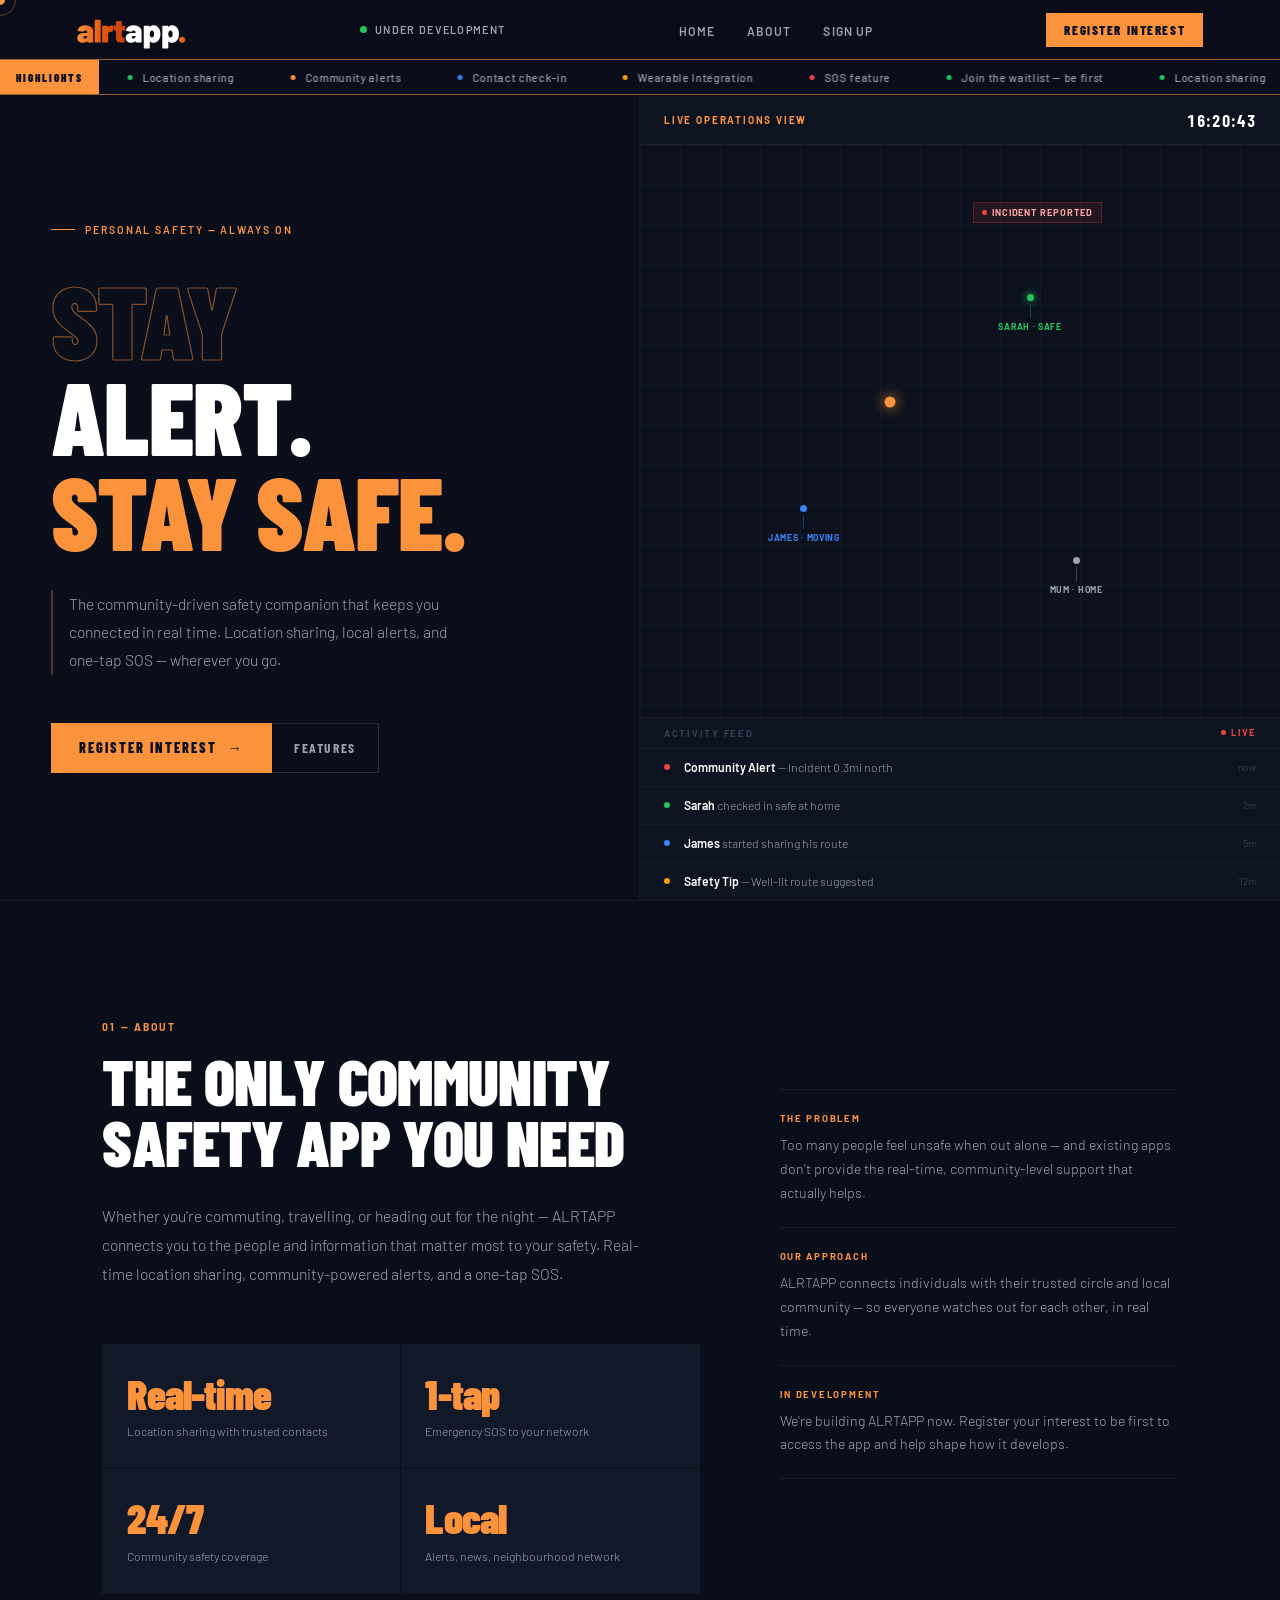
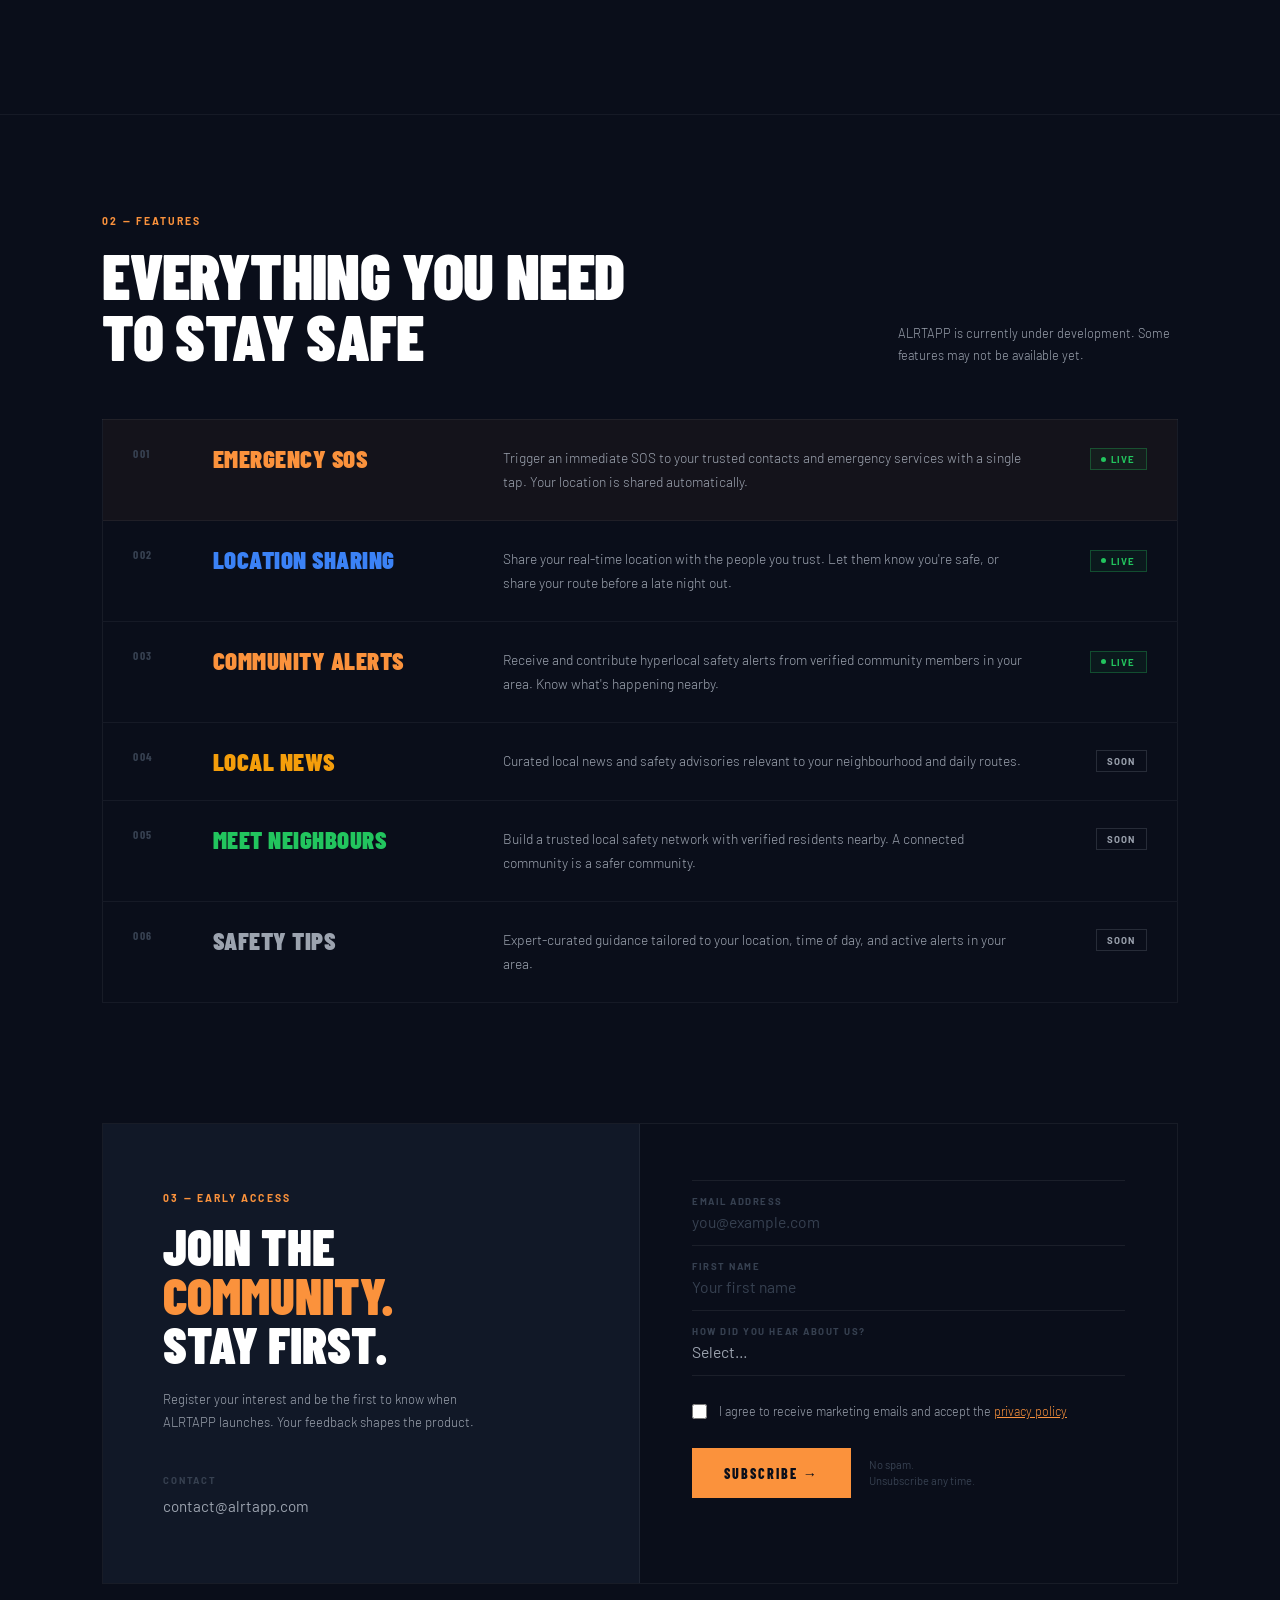
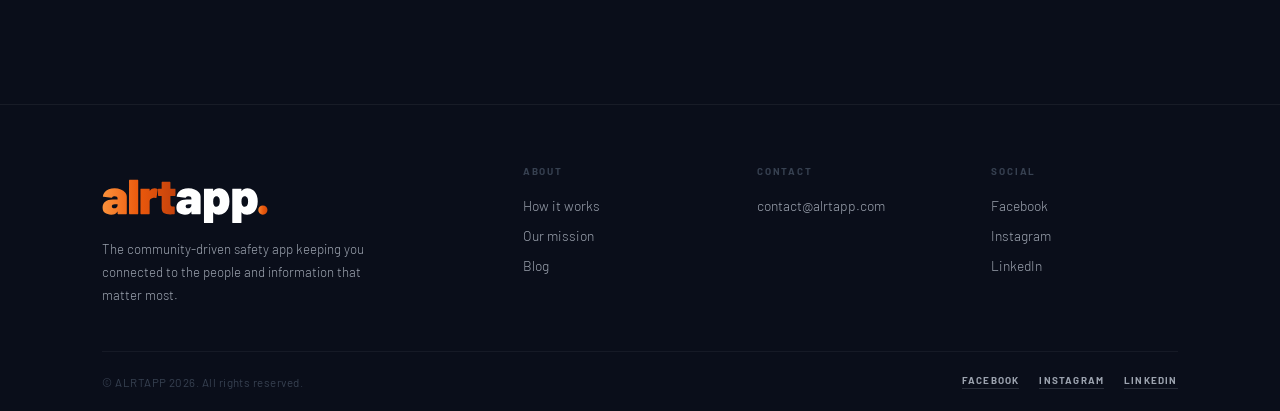
<file: index.html>
<!DOCTYPE html>
<html lang="en">
<head>
  <meta charset="UTF-8">
  <meta name="viewport" content="width=device-width, initial-scale=1.0">
  <title>ALRTAPP — Personal Safety, Always On</title>
  <link rel="icon" type="image/svg+xml" href="Images/header_icon.svg">
  <link href="https://fonts.googleapis.com/css2?family=Barlow+Condensed:wght@400;500;600;700;800;900&family=Barlow:wght@300;400;500;600&display=swap" rel="stylesheet">
  <link rel="stylesheet" href="styles.css">
</head>
<body>

<div id="cursor"></div>
<div id="cursor-ring"></div>

<!-- NAV -->
<nav>
  <a href="#home" style="display:flex;align-items:center;text-decoration:none;">
    <img src="Images/alrt_app_orange.svg" alt="ALRT logo" class="logo-nav" />
  </a>
  <div class="nav-status"><div class="nav-status-dot"></div>Under Development</div>
  <ul class="nav-links">
    <li><a href="index.html">Home</a></li>
    <li><a href="about.html">About</a></li>
    <li><a href="#signup">Sign Up</a></li>
  </ul>
  <button class="nav-cta" onclick="scrollToSignUp()">Register Interest</button>
  <button class="nav-hamburger" id="hamburger" aria-label="Open menu">
    <span></span><span></span><span></span>
  </button>
</nav>

<!-- MOBILE MENU DRAWER -->
<div class="mobile-menu" id="mobileMenu">
  <a href="index.html" onclick="closeMobileMenu()">Home</a>
  <a href="about.html" onclick="closeMobileMenu()">About</a>
  <a href="#signup" onclick="closeMobileMenu()">Sign Up</a>
  <button class="mobile-cta" onclick="closeMobileMenu(); scrollToSignUp()">Register Interest →</button>
</div>

<!-- TICKER -->
<div class="ticker">
  <div class="ticker-label">Highlights</div>
  <div class="ticker-track">
    <div class="ticker-inner">
      <div class="ticker-item"><span class="t-dot" style="background:var(--safe)"></span>Location sharing</div>
      <div class="ticker-item"><span class="t-dot" style="background:var(--orange)"></span>Community alerts</div>
      <div class="ticker-item"><span class="t-dot" style="background:var(--blue)"></span>Contact check-in</div>
      <div class="ticker-item"><span class="t-dot" style="background:var(--caution)"></span>Wearable Integration</div>
      <div class="ticker-item"><span class="t-dot" style="background:var(--danger)"></span>SOS feature</div>
      <div class="ticker-item"><span class="t-dot" style="background:var(--safe)"></span>Join the waitlist — be first</div>
    </div>
  </div>
</div>

<!-- HERO -->
<section id="home">
  <div class="hero-left">
    <div class="hero-tag">Personal Safety — Always On</div>
    <h1>
      <span class="line-ghost">Stay</span>
      <span class="line-solid">Alert.</span>
      <span class="line-orange">Stay Safe.</span>
    </h1>
    <p class="hero-desc">The community-driven safety companion that keeps you connected in real time. Location sharing, local alerts, and one-tap SOS — wherever you go.</p>
    <div class="hero-ctas">
      <button class="cta-main" onclick="scrollToSignUp()">
        Register Interest <span class="cta-arrow">→</span>
      </button>
      <button class="cta-sec" onclick="document.getElementById('features').scrollIntoView({behavior:'smooth'})">
        Features
      </button>
    </div>
  </div>

  <div class="hero-right">
    <div class="ops-panel">
      <div class="ops-header">
        <div class="ops-header-label">Live Operations View</div>
        <div class="ops-time" id="clock">--:--:--</div>
      </div>
      <div class="ops-map">
        <div class="map-alert" style="top:10%; left:52%;">Incident reported</div>
        <div class="map-user">
          <div class="pulse-ring"></div>
          <div class="pulse-ring"></div>
          <div class="pulse-ring"></div>
          <div class="user-dot"></div>
        </div>
        <div class="map-pin" style="top:26%; left:56%; color:var(--safe);">
          <div class="pin-dot" style="background:var(--safe); box-shadow:0 0 8px var(--safe);"></div>
          <div class="pin-line"></div>
          <div class="pin-label" style="color:var(--safe);">Sarah · Safe</div>
        </div>
        <div class="map-pin" style="top:63%; left:20%; color:var(--blue);">
          <div class="pin-dot" style="background:var(--blue);"></div>
          <div class="pin-line"></div>
          <div class="pin-label" style="color:var(--blue);">James · Moving</div>
        </div>
        <div class="map-pin" style="top:72%; left:64%; color:var(--mist);">
          <div class="pin-dot" style="background:var(--mist);"></div>
          <div class="pin-line"></div>
          <div class="pin-label" style="color:var(--mist);">Mum · Home</div>
        </div>
      </div>
      <div class="ops-feed">
        <div class="feed-header">
          Activity Feed
          <div class="feed-live">Live</div>
        </div>
        <div class="feed-item">
          <div class="feed-type" style="background:var(--danger);"></div>
          <div class="feed-text"><strong>Community Alert</strong> — Incident 0.3mi north</div>
          <div class="feed-time">now</div>
        </div>
        <div class="feed-item">
          <div class="feed-type" style="background:var(--safe);"></div>
          <div class="feed-text"><strong>Sarah</strong> checked in safe at home</div>
          <div class="feed-time">2m</div>
        </div>
        <div class="feed-item">
          <div class="feed-type" style="background:var(--blue);"></div>
          <div class="feed-text"><strong>James</strong> started sharing his route</div>
          <div class="feed-time">5m</div>
        </div>
        <div class="feed-item">
          <div class="feed-type" style="background:var(--caution);"></div>
          <div class="feed-text"><strong>Safety Tip</strong> — Well-lit route suggested</div>
          <div class="feed-time">12m</div>
        </div>
      </div>
    </div>
  </div>
</section>

<!-- ABOUT -->
<section id="about">
  <div class="sr">
    <div class="section-num">01 — About</div>
    <h2>The only community<br>safety app you need</h2>
    <p class="about-body">Whether you're commuting, travelling, or heading out for the night — ALRTAPP connects you to the people and information that matter most to your safety. Real-time location sharing, community-powered alerts, and a one-tap SOS.</p>
    <div class="about-stats">
      <div class="astat">
        <div class="astat-num">Real&#8209;time</div>
        <div class="astat-label">Location sharing with trusted contacts</div>
      </div>
      <div class="astat">
        <div class="astat-num">1-tap</div>
        <div class="astat-label">Emergency SOS to your network</div>
      </div>
      <div class="astat">
        <div class="astat-num">24/7</div>
        <div class="astat-label">Community safety coverage</div>
      </div>
      <div class="astat">
        <div class="astat-num">Local</div>
        <div class="astat-label">Alerts, news, neighbourhood network</div>
      </div>
    </div>
  </div>
  <div class="about-aside sr">
    <div class="aside-block">
      <div class="aside-tag">The Problem</div>
      <div class="aside-text">Too many people feel unsafe when out alone — and existing apps don't provide the real-time, community-level support that actually helps.</div>
    </div>
    <div class="aside-block">
      <div class="aside-tag">Our Approach</div>
      <div class="aside-text">ALRTAPP connects individuals with their trusted circle and local community — so everyone watches out for each other, in real time.</div>
    </div>
    <div class="aside-block">
      <div class="aside-tag">In Development</div>
      <div class="aside-text">We're building ALRTAPP now. Register your interest to be first to access the app and help shape how it develops.</div>
    </div>
  </div>
</section>

<!-- FEATURES -->
<section id="features">
  <div class="features-intro sr">
    <div>
      <div class="section-num">02 — Features</div>
      <h2>Everything you need<br>to stay safe</h2>
    </div>
    <p class="features-note">ALRTAPP is currently under development. Some features may not be available yet.</p>
  </div>
  <table class="features-table sr">
    <tbody>
      <tr class="active">
        <td class="ft-num">001</td>
        <td><div class="ft-name" style="color:var(--orange);">Emergency SOS</div></td>
        <td class="ft-desc">Trigger an immediate SOS to your trusted contacts and emergency services with a single tap. Your location is shared automatically.</td>
        <td class="ft-status"><span class="status-pill live">Live</span></td>
      </tr>
      <tr>
        <td class="ft-num">002</td>
        <td><div class="ft-name" style="color:var(--blue);">Location Sharing</div></td>
        <td class="ft-desc">Share your real-time location with the people you trust. Let them know you're safe, or share your route before a late night out.</td>
        <td class="ft-status"><span class="status-pill live">Live</span></td>
      </tr>
      <tr>
        <td class="ft-num">003</td>
        <td><div class="ft-name" style="color:var(--orange);">Community Alerts</div></td>
        <td class="ft-desc">Receive and contribute hyperlocal safety alerts from verified community members in your area. Know what's happening nearby.</td>
        <td class="ft-status"><span class="status-pill live">Live</span></td>
      </tr>
      <tr>
        <td class="ft-num">004</td>
        <td><div class="ft-name" style="color:var(--caution);">Local News</div></td>
        <td class="ft-desc">Curated local news and safety advisories relevant to your neighbourhood and daily routes.</td>
        <td class="ft-status"><span class="status-pill soon">Soon</span></td>
      </tr>
      <tr>
        <td class="ft-num">005</td>
        <td><div class="ft-name" style="color:var(--safe);">Meet Neighbours</div></td>
        <td class="ft-desc">Build a trusted local safety network with verified residents nearby. A connected community is a safer community.</td>
        <td class="ft-status"><span class="status-pill soon">Soon</span></td>
      </tr>
      <tr>
        <td class="ft-num">006</td>
        <td><div class="ft-name" style="color:var(--mist);">Safety Tips</div></td>
        <td class="ft-desc">Expert-curated guidance tailored to your location, time of day, and active alerts in your area.</td>
        <td class="ft-status"><span class="status-pill soon">Soon</span></td>
      </tr>
    </tbody>
  </table>
</section>

<!-- SIGN UP -->
<div id="signup"></div>
<section id="sign-up">
  <div class="signup-grid sr">
    <div class="signup-left">
      <div>
        <div class="section-num">03 — Early Access</div>
        <div class="signup-headline">Join the<br><span>community.</span><br>Stay first.</div>
        <p class="signup-note">Register your interest and be the first to know when ALRTAPP launches. Your feedback shapes the product.</p>
      </div>
      <div style="margin-top:40px;">
        <div style="font-size:0.6rem; font-weight:700; letter-spacing:0.18em; text-transform:uppercase; color:var(--slate); margin-bottom:10px;">Contact</div>
          <a href="mailto:contact@alrtapp.com" style="font-size:0.95rem; color:var(--mist); text-decoration:none; transition:color 0.15s;"
            onmouseover="this.style.color='#FB923C'" onmouseout="this.style.color='var(--mist)'">contact@alrtapp.com</a>
      </div>
    </div>
    <div class="signup-right">
      <div class="field">
        <label>Email Address</label>
        <input type="email" placeholder="you@example.com">
      </div>
      <div class="field">
        <label>First Name</label>
        <input type="text" placeholder="Your first name">
      </div>
      <div class="field">
        <label>How did you hear about us?</label>
        <select>
          <option value="" disabled selected>Select…</option>
          <option>Search engine</option>
          <option>Social media</option>
          <option>Friend or family</option>
          <option>Event / Meetup</option>
          <option>Other</option>
        </select>
      </div>
      <div class="consent-row">
        <input type="checkbox" id="consent">
        <label for="consent">I agree to receive marketing emails and accept the <a href="#">privacy policy</a></label>
      </div>
      <div class="submit-row">
        <button class="submit-btn">Subscribe →</button>
        <span class="submit-note">No spam.<br>Unsubscribe any time.</span>
      </div>
    </div>
  </div>
</section>

<!-- FOOTER -->
<footer>
  <div class="footer-top">
    <div>
      <img src="Images/alrt_app_orange.svg" alt="ALRT logo" class="logo-footer" />
      <p class="footer-mission">The community-driven safety app keeping you connected to the people and information that matter most.</p>
    </div>
    <div class="footer-col">
      <h4>About</h4>
      <ul>
        <li><a href="#">How it works</a></li>
        <li><a href="#">Our mission</a></li>
        <li><a href="#">Blog</a></li>
      </ul>
    </div>
    <div class="footer-col">
      <h4>Contact</h4>
      <ul>
        <li><a href="mailto:contact@alrtapp.com">contact@alrtapp.com</a></li>
      </ul>
    </div>
    <div class="footer-col">
      <h4>Social</h4>
      <ul>
        <li><a href="#">Facebook</a></li>
        <li><a href="#">Instagram</a></li>
        <li><a href="#">LinkedIn</a></li>
      </ul>
    </div>
  </div>
  <div class="footer-bottom">
    <span class="footer-copy">© ALRTAPP <span id="footerYear"></span>. All rights reserved.</span>
    <div class="footer-socials">
      <a class="soc" href="#">Facebook</a>
      <a class="soc" href="#">Instagram</a>
      <a class="soc" href="#">LinkedIn</a>
    </div>
  </div>
</footer>

<script src="app.js"></script>
</body>
</html>
</file>
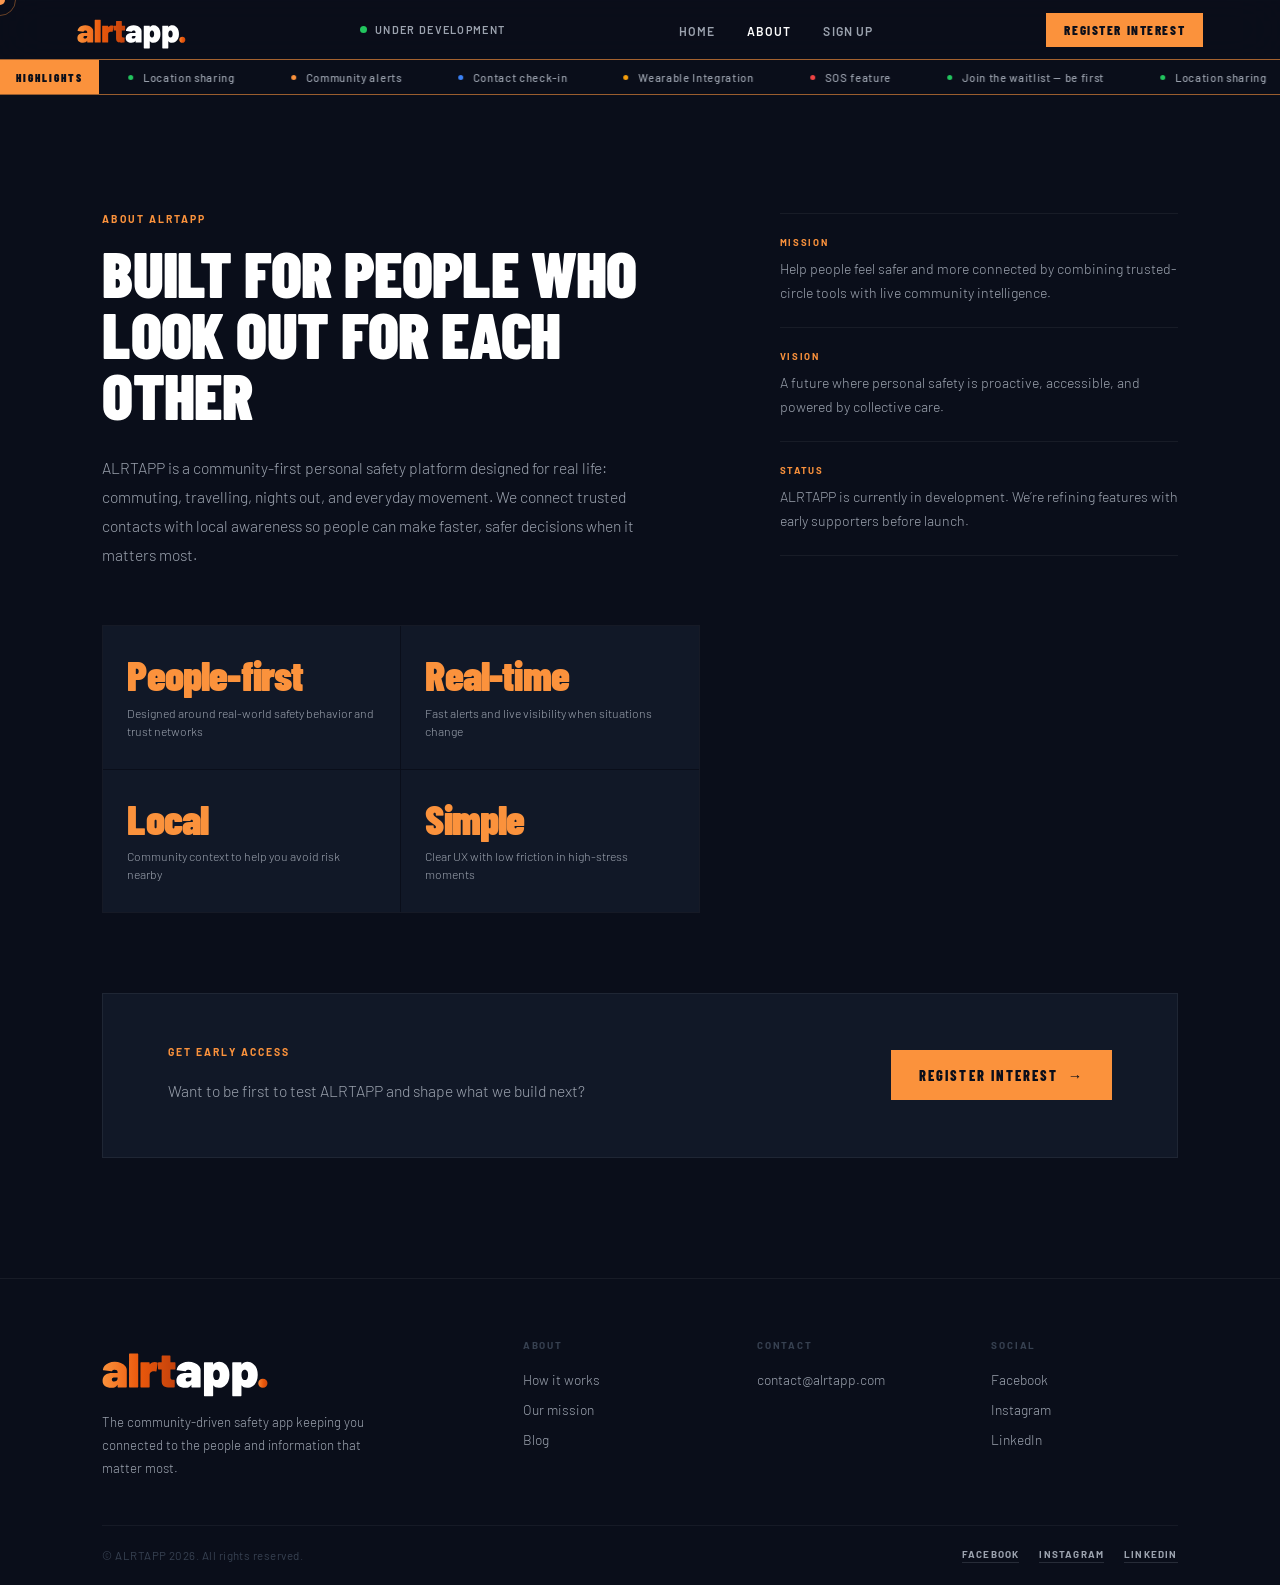
<file: about.html>
<!DOCTYPE html>
<html lang="en">
<head>
  <meta charset="UTF-8">
  <meta name="viewport" content="width=device-width, initial-scale=1.0">
  <title>About — ALRTAPP</title>
  <link rel="icon" type="image/svg+xml" href="Images/header_icon.svg">
  <link href="https://fonts.googleapis.com/css2?family=Barlow+Condensed:wght@400;500;600;700;800;900&family=Barlow:wght@300;400;500;600&display=swap" rel="stylesheet">
  <link rel="stylesheet" href="styles.css">
</head>
<body class="about-page">

<div id="cursor"></div>
<div id="cursor-ring"></div>

<!-- NAV -->
<nav>
  <a href="index.html" style="display:flex;align-items:center;text-decoration:none;">
    <img src="Images/alrt_app_orange.svg" alt="ALRT logo" class="logo-nav" />
  </a>
  <div class="nav-status"><div class="nav-status-dot"></div>Under Development</div>
  <ul class="nav-links">
    <li><a href="index.html">Home</a></li>
    <li><a href="about.html" class="is-active">About</a></li>
    <li><a href="#signup">Sign Up</a></li>
  </ul>
  <button class="nav-cta" onclick="window.location.href='index.html#sign-up'">Register Interest</button>
  <button class="nav-hamburger" id="hamburger" aria-label="Open menu">
    <span></span><span></span><span></span>
  </button>
</nav>

<!-- MOBILE MENU DRAWER -->
<div class="mobile-menu" id="mobileMenu">
  <a href="index.html" onclick="closeMobileMenu()">Home</a>
  <a href="about.html" class="is-active" onclick="closeMobileMenu()">About</a>
  <a href="#signup" onclick="closeMobileMenu()">Sign Up</a>
  <button class="mobile-cta" onclick="closeMobileMenu(); window.location.href='index.html#sign-up'">Register Interest →</button>
</div>

<!-- TICKER -->
<div class="ticker">
  <div class="ticker-label">Highlights</div>
  <div class="ticker-track">
    <div class="ticker-inner">
      <div class="ticker-item"><span class="t-dot" style="background:var(--safe)"></span>Location sharing</div>
      <div class="ticker-item"><span class="t-dot" style="background:var(--orange)"></span>Community alerts</div>
      <div class="ticker-item"><span class="t-dot" style="background:var(--blue)"></span>Contact check-in</div>
      <div class="ticker-item"><span class="t-dot" style="background:var(--caution)"></span>Wearable Integration</div>
      <div class="ticker-item"><span class="t-dot" style="background:var(--danger)"></span>SOS feature</div>
      <div class="ticker-item"><span class="t-dot" style="background:var(--safe)"></span>Join the waitlist — be first</div>
    </div>
  </div>
</div>

<!-- ABOUT PAGE CONTENT -->
<section id="about">
  <div class="sr">
    <div class="section-num">About ALRTAPP</div>
    <h2>Built for people who
      <br>look out for each other</h2>
    <p class="about-body">ALRTAPP is a community-first personal safety platform designed for real life: commuting, travelling, nights out, and everyday movement. We connect trusted contacts with local awareness so people can make faster, safer decisions when it matters most.</p>
    <div class="about-stats">
      <div class="astat">
        <div class="astat-num">People-first</div>
        <div class="astat-label">Designed around real-world safety behavior and trust networks</div>
      </div>
      <div class="astat">
        <div class="astat-num">Real-time</div>
        <div class="astat-label">Fast alerts and live visibility when situations change</div>
      </div>
      <div class="astat">
        <div class="astat-num">Local</div>
        <div class="astat-label">Community context to help you avoid risk nearby</div>
      </div>
      <div class="astat">
        <div class="astat-num">Simple</div>
        <div class="astat-label">Clear UX with low friction in high-stress moments</div>
      </div>
    </div>
  </div>
  <div class="about-aside sr">
    <div class="aside-block">
      <div class="aside-tag">Mission</div>
      <div class="aside-text">Help people feel safer and more connected by combining trusted-circle tools with live community intelligence.</div>
    </div>
    <div class="aside-block">
      <div class="aside-tag">Vision</div>
      <div class="aside-text">A future where personal safety is proactive, accessible, and powered by collective care.</div>
    </div>
    <div class="aside-block">
      <div class="aside-tag">Status</div>
      <div class="aside-text">ALRTAPP is currently in development. We’re refining features with early supporters before launch.</div>
    </div>
  </div>
</section>

<div id="signup"></div>
<section id="sign-up">
  <div class="sr signup-promo">
    <div>
      <div class="section-num">Get Early Access</div>
      <p class="about-body signup-promo-copy">Want to be first to test ALRTAPP and shape what we build next?</p>
    </div>
    <button class="cta-main" onclick="window.location.href='index.html#sign-up'">Register Interest <span class="cta-arrow">→</span></button>
  </div>
</section>

<!-- FOOTER -->
<footer>
  <div class="footer-top">
    <div>
      <img src="Images/alrt_app_orange.svg" alt="ALRT logo" class="logo-footer" />
      <p class="footer-mission">The community-driven safety app keeping you connected to the people and information that matter most.</p>
    </div>
    <div class="footer-col">
      <h4>About</h4>
      <ul>
        <li><a href="about.html">How it works</a></li>
        <li><a href="about.html">Our mission</a></li>
        <li><a href="#">Blog</a></li>
      </ul>
    </div>
    <div class="footer-col">
      <h4>Contact</h4>
      <ul>
        <li><a href="mailto:contact@alrtapp.com">contact@alrtapp.com</a></li>
      </ul>
    </div>
    <div class="footer-col">
      <h4>Social</h4>
      <ul>
        <li><a href="#">Facebook</a></li>
        <li><a href="#">Instagram</a></li>
        <li><a href="#">LinkedIn</a></li>
      </ul>
    </div>
  </div>
  <div class="footer-bottom">
    <span class="footer-copy">© ALRTAPP <span id="footerYear"></span>. All rights reserved.</span>
    <div class="footer-socials">
      <a class="soc" href="#">Facebook</a>
      <a class="soc" href="#">Instagram</a>
      <a class="soc" href="#">LinkedIn</a>
    </div>
  </div>
</footer>

<script src="app.js"></script>
</body>
</html>
</file>
<file: styles.css>
*, *::before, *::after { box-sizing: border-box; margin: 0; padding: 0; }

:root {
  --orange:       #FB923C;
  --orange-deep:  #EA580C;
  --orange-burnt: #C2410C;
  --orange-soft:  #FED7AA;
  --blue:         #3B82F6;
  --danger:       #EF4444;
  --safe:         #22C55E;
  --caution:      #F59E0B;
  --night:        #0A0E1A;
  --charcoal:     #111827;
  --slate:        #374151;
  --mist:         #9CA3AF;
  --white:        #FFFFFF;
}

html { scroll-behavior: smooth; }

body {
  font-family: 'Barlow', sans-serif;
  background: var(--night);
  color: var(--white);
  overflow-x: hidden;
  cursor: none;
}

/* ── CUSTOM CURSOR ── */
#cursor {
  width: 10px; height: 10px;
  background: var(--orange);
  border-radius: 50%;
  position: fixed; pointer-events: none;
  z-index: 9999;
  transform: translate(-50%, -50%);
  transition: width 0.2s, height 0.2s;
  mix-blend-mode: screen;
}
#cursor-ring {
  width: 32px; height: 32px;
  border: 1px solid rgba(251,146,60,0.4);
  border-radius: 50%;
  position: fixed; pointer-events: none;
  z-index: 9998;
  transform: translate(-50%, -50%);
  transition: width 0.2s, height 0.2s;
}

/* ── NAV ── */
nav {
  position: fixed; top: 0; left: 0; right: 0; z-index: 500;
  display: flex; align-items: center; justify-content: space-between;
  padding: 0 6%;
  height: 60px;
  border-bottom: 1px solid rgba(251,146,60,0.1);
}
nav::before {
  content: '';
  position: absolute; inset: 0;
  background: rgba(10,14,26,0.9);
  backdrop-filter: blur(24px);
  z-index: -1;
}

nav > a { flex-shrink: 0; }

.logo-nav {
  display: block;
  width: clamp(84px, 9vw, 110px);
  height: auto;
}

.nav-status {
  display: flex; align-items: center; gap: 8px;
  font-size: 0.68rem; font-weight: 600; letter-spacing: 0.12em;
  text-transform: uppercase; color: var(--mist);
}
.nav-status-dot {
  width: 7px; height: 7px; border-radius: 50%;
  background: var(--safe);
  box-shadow: 0 0 0 0 rgba(34,197,94,0.5);
  animation: sonar 2.5s infinite;
}
@keyframes sonar {
  0%   { box-shadow: 0 0 0 0 rgba(34,197,94,0.5); }
  70%  { box-shadow: 0 0 0 8px rgba(34,197,94,0); }
  100% { box-shadow: 0 0 0 0 rgba(34,197,94,0); }
}

.nav-links {
  display: flex; gap: 32px; list-style: none; align-items: center;
}
.nav-links a {
  font-size: 0.76rem; font-weight: 600; letter-spacing: 0.09em;
  text-transform: uppercase; color: var(--mist);
  text-decoration: none; transition: color 0.15s;
}
.nav-links a:hover { color: var(--white); }
.nav-links a.is-active { color: var(--white); }

.nav-cta {
  height: 34px; padding: 0 18px;
  background: var(--orange);
  color: var(--night); border: none;
  font-family: 'Barlow Condensed', sans-serif;
  font-size: 0.82rem; font-weight: 800; letter-spacing: 0.12em;
  text-transform: uppercase; cursor: none;
  transition: background 0.15s;
}
.nav-cta:hover { background: var(--orange-soft); }

/* ── HAMBURGER ── */
.nav-hamburger {
  display: none;
  flex-direction: column; justify-content: center; align-items: center;
  gap: 5px;
  width: 40px; height: 40px;
  background: none; border: 1px solid rgba(255,255,255,0.1);
  cursor: pointer; padding: 0; flex-shrink: 0;
}
.nav-hamburger span {
  display: block; width: 20px; height: 1.5px;
  background: var(--white);
  transition: transform 0.25s, opacity 0.25s;
  transform-origin: center;
}
.nav-hamburger.open span:nth-child(1) { transform: translateY(6.5px) rotate(45deg); }
.nav-hamburger.open span:nth-child(2) { opacity: 0; }
.nav-hamburger.open span:nth-child(3) { transform: translateY(-6.5px) rotate(-45deg); }

/* ── MOBILE MENU DRAWER ── */
.mobile-menu {
  display: none;
  position: fixed; top: 96px; left: 0; right: 0; bottom: 0;
  background: rgba(10,14,26,0.98);
  backdrop-filter: blur(24px);
  z-index: 498;
  flex-direction: column;
  padding: 40px 8%;
  border-top: 1px solid rgba(251,146,60,0.1);
  overflow-y: auto;
}
.mobile-menu.open { display: flex; }
.mobile-menu a {
  display: block;
  font-family: 'Barlow Condensed', sans-serif;
  font-size: 2.8rem; font-weight: 900;
  text-transform: uppercase; letter-spacing: 0.02em;
  color: var(--white); text-decoration: none;
  border-bottom: 1px solid rgba(255,255,255,0.06);
  padding: 20px 0;
  transition: color 0.15s;
}
.mobile-menu a:hover { color: var(--orange); }
.mobile-menu a.is-active { color: var(--orange); }
.mobile-menu .mobile-cta {
  margin-top: 32px;
  background: var(--orange); color: var(--night); border: none;
  padding: 16px 32px;
  font-family: 'Barlow Condensed', sans-serif;
  font-size: 1rem; font-weight: 800; letter-spacing: 0.14em;
  text-transform: uppercase; cursor: pointer; align-self: flex-start;
  transition: background 0.15s;
}
.mobile-menu .mobile-cta:hover { background: var(--orange-soft); }

/* ── TICKER ── */
.ticker {
  position: fixed; top: 59px; left: 0; right: 0; z-index: 499;
  border-top: 1px solid rgba(251,146,60,0.6);
  border-bottom: 1px solid rgba(251,146,60,0.6);
  background: rgba(10,14,26,1);
  height: 36px; overflow: hidden;
  display: flex; align-items: center;
}
.ticker-label {
  flex-shrink: 0;
  background: var(--orange);
  color: var(--night);
  height: 100%; padding: 0 16px;
  display: flex; align-items: center;
  font-family: 'Barlow Condensed', sans-serif;
  font-size: 0.7rem; font-weight: 900; letter-spacing: 0.18em;
  text-transform: uppercase;
}
.ticker-track { flex: 1; overflow: hidden; }
.ticker-inner {
  display: flex; width: max-content;
  transform: translate3d(0, 0, 0);
  will-change: transform;
}
.ticker-item {
  display: flex; align-items: center; gap: 10px;
  padding: 0 28px; white-space: nowrap;
  font-size: 0.7rem; font-weight: 500; letter-spacing: 0.06em;
  color: var(--mist);
}
.t-dot { width: 5px; height: 5px; border-radius: 50%; flex-shrink: 0; }
.t-sep { color: rgba(156,163,175,0.25); }

/* ── HERO ── */
#home {
  min-height: 100vh;
  display: grid; grid-template-columns: 1fr 1fr;
  padding-top: 96px;
  position: relative; overflow: hidden;
}
#home::after {
  content: '';
  position: absolute; inset: 0;
  background: repeating-linear-gradient(
    0deg, transparent, transparent 3px,
    rgba(251,146,60,0.012) 3px, rgba(251,146,60,0.012) 4px
  );
  pointer-events: none; z-index: 0;
}

.hero-left {
  display: flex; flex-direction: column; justify-content: center;
  padding: 80px 6% 80px 8%;
  position: relative; z-index: 1;
  border-right: 1px solid rgba(251,146,60,0.07);
}

.hero-tag {
  display: inline-flex; align-items: center; gap: 10px;
  margin-bottom: 36px;
  font-size: 0.66rem; letter-spacing: 0.18em;
  text-transform: uppercase; font-weight: 600; color: var(--orange);
}
.hero-tag::before { content: ''; width: 24px; height: 1px; background: var(--orange); }

h1 {
  font-family: 'Barlow Condensed', sans-serif;
  font-size: clamp(4rem, 8vw, 7.5rem);
  font-weight: 900; line-height: 0.93;
  letter-spacing: -0.01em; text-transform: uppercase;
}
h1 .line-ghost {
  display: block;
  -webkit-text-stroke: 1.2px rgba(251,146,60,0.5);
  color: transparent;
}
h1 .line-solid { display: block; color: var(--white); }
h1 .line-orange { display: block; color: var(--orange); }

.hero-desc {
  margin-top: 32px;
  font-size: 0.98rem; font-weight: 300; line-height: 1.8; color: var(--mist);
  max-width: 400px;
  border-left: 2px solid rgba(251,146,60,0.3);
  padding-left: 16px;
}

.hero-ctas { display: flex; gap: 0; margin-top: 48px; }

.cta-main {
  background: var(--orange); color: var(--night); border: none;
  padding: 0 28px; height: 50px;
  font-family: 'Barlow Condensed', sans-serif;
  font-size: 0.9rem; font-weight: 800; letter-spacing: 0.14em;
  text-transform: uppercase; cursor: none;
  transition: background 0.15s;
  display: flex; align-items: center; gap: 10px;
}
.cta-main:hover { background: var(--orange-soft); }
.cta-arrow { transition: transform 0.2s; }
.cta-main:hover .cta-arrow { transform: translateX(4px); }

.cta-sec {
  background: transparent; color: var(--mist);
  border: 1px solid rgba(156,163,175,0.2); border-left: none;
  padding: 0 22px; height: 50px;
  font-family: 'Barlow Condensed', sans-serif;
  font-size: 0.85rem; font-weight: 700; letter-spacing: 0.12em;
  text-transform: uppercase; cursor: none;
  transition: color 0.15s, border-color 0.15s;
}
.cta-sec:hover { color: var(--white); border-color: rgba(255,255,255,0.25); }

/* ── OPS PANEL ── */
.hero-right {
  position: relative; z-index: 1;
  display: flex; align-items: stretch; overflow: hidden;
}
.ops-panel {
  flex: 1; background: rgba(17,24,39,0.5);
  display: flex; flex-direction: column;
}
.ops-header {
  display: flex; align-items: center; justify-content: space-between;
  padding: 14px 24px;
  border-bottom: 1px solid rgba(251,146,60,0.1);
  flex-shrink: 0;
}
.ops-header-label {
  font-size: 0.63rem; font-weight: 700; letter-spacing: 0.18em;
  text-transform: uppercase; color: var(--orange);
}
.ops-time {
  font-family: 'Barlow Condensed', sans-serif;
  font-size: 1.05rem; font-weight: 700; letter-spacing: 0.08em;
  font-variant-numeric: tabular-nums;
}

.ops-map {
  flex: 1; position: relative; overflow: hidden;
  background: #0C111D; min-height: 280px;
}
.ops-map::before {
  content: '';
  position: absolute; inset: 0;
  background-image:
    linear-gradient(rgba(59,130,246,0.07) 1px, transparent 1px),
    linear-gradient(90deg, rgba(59,130,246,0.07) 1px, transparent 1px);
  background-size: 40px 40px;
}
.map-road { position: absolute; background: rgba(59,130,246,0.1); }
.map-road.h { height: 1px; width: 100%; top: 46%; }
.map-road.v { width: 1px; height: 100%; left: 40%; }

.map-user {
  position: absolute; top: 45%; left: 39%;
  transform: translate(-50%, -50%);
}
.pulse-ring {
  position: absolute; border-radius: 50%;
  border: 1px solid rgba(251,146,60,0.4);
  top: 50%; left: 50%;
  transform: translate(-50%, -50%);
  animation: expand 3s infinite;
}
.pulse-ring:nth-child(2) { animation-delay: 1s; }
.pulse-ring:nth-child(3) { animation-delay: 2s; }
@keyframes expand {
  0%   { width: 10px; height: 10px; opacity: 0.9; }
  100% { width: 90px; height: 90px; opacity: 0; }
}
.user-dot {
  width: 11px; height: 11px; border-radius: 50%;
  background: var(--orange);
  box-shadow: 0 0 14px var(--orange);
  position: relative; z-index: 2;
}

.map-pin {
  position: absolute;
  display: flex; flex-direction: column; align-items: center; gap: 3px;
}
.pin-dot { width: 7px; height: 7px; border-radius: 50%; }
.pin-line { width: 1px; height: 14px; background: currentColor; opacity: 0.35; }
.pin-label {
  font-size: 0.55rem; font-weight: 700; letter-spacing: 0.08em;
  text-transform: uppercase; white-space: nowrap;
}

.map-alert {
  position: absolute;
  background: rgba(239,68,68,0.1);
  border: 1px solid rgba(239,68,68,0.25);
  padding: 4px 8px;
  font-size: 0.58rem; font-weight: 700; letter-spacing: 0.1em;
  text-transform: uppercase; color: #FCA5A5;
  display: flex; align-items: center; gap: 5px;
  animation: blink 2s infinite;
}
.map-alert::before {
  content: ''; width: 5px; height: 5px; border-radius: 50%;
  background: var(--danger); animation: blink 1s infinite;
}
@keyframes blink { 0%,100%{opacity:1} 50%{opacity:0.4} }

.ops-feed { border-top: 1px solid rgba(251,146,60,0.1); flex-shrink: 0; }
.feed-header {
  padding: 9px 24px;
  font-size: 0.6rem; font-weight: 700; letter-spacing: 0.18em;
  text-transform: uppercase; color: var(--slate);
  border-bottom: 1px solid rgba(255,255,255,0.04);
  display: flex; align-items: center; justify-content: space-between;
}
.feed-live {
  display: flex; align-items: center; gap: 5px;
  font-size: 0.58rem; color: var(--danger);
}
.feed-live::before {
  content: ''; width: 5px; height: 5px; border-radius: 50%;
  background: var(--danger); animation: blink 1.2s infinite;
}

.feed-item {
  display: flex; align-items: center; gap: 14px;
  padding: 10px 24px;
  border-bottom: 1px solid rgba(255,255,255,0.03);
  transition: background 0.15s;
}
.feed-item:hover { background: rgba(255,255,255,0.02); }
.feed-item:last-child { border-bottom: none; }
.feed-type { width: 6px; height: 6px; border-radius: 50%; flex-shrink: 0; }
.feed-text { flex: 1; font-size: 0.76rem; font-weight: 300; color: var(--mist); line-height: 1.4; }
.feed-text strong { color: var(--white); font-weight: 600; }
.feed-time { font-size: 0.63rem; color: var(--slate); font-variant-numeric: tabular-nums; flex-shrink: 0; }

/* ── ABOUT ── */
#about {
  padding: 120px 8%;
  display: grid; grid-template-columns: 3fr 2fr;
  gap: 80px; align-items: start;
  border-top: 1px solid rgba(255,255,255,0.05);
}
.about-page #about {
  min-height: calc(100vh - 96px);
  padding-top: 132px;
  padding-bottom: 0;
}
.about-page #about > .sr,
.about-page #about > .about-aside {
  padding-top: 80px;
  padding-bottom: 80px;
}
.section-num {
  font-size: 0.65rem; font-weight: 700; letter-spacing: 0.2em;
  text-transform: uppercase; color: var(--orange); margin-bottom: 18px;
}
h2 {
  font-family: 'Barlow Condensed', sans-serif;
  font-size: clamp(2.4rem, 5vw, 4.2rem);
  font-weight: 900; line-height: 0.95;
  letter-spacing: -0.01em; text-transform: uppercase;
}
.about-body {
  margin-top: 28px; font-size: 0.98rem; font-weight: 300;
  line-height: 1.85; color: var(--mist); max-width: 540px;
}
.about-stats {
  display: grid; grid-template-columns: 1fr 1fr;
  gap: 1px; margin-top: 56px;
  border: 1px solid rgba(255,255,255,0.05);
}
.astat { padding: 28px 24px; background: var(--charcoal); }
.astat-num {
  font-family: 'Barlow Condensed', sans-serif;
  font-size: 2.6rem; font-weight: 900;
  color: var(--orange); line-height: 1; letter-spacing: -0.02em;
}
.astat-label { font-size: 0.76rem; font-weight: 300; color: var(--mist); margin-top: 8px; line-height: 1.5; }

.about-aside { padding-top: 68px; }
.aside-block { border-top: 1px solid rgba(255,255,255,0.06); padding: 22px 0; }
.aside-block:last-child { border-bottom: 1px solid rgba(255,255,255,0.06); }
.aside-tag {
  font-size: 0.6rem; font-weight: 700; letter-spacing: 0.18em;
  text-transform: uppercase; color: var(--orange); margin-bottom: 9px;
}
.aside-text { font-size: 0.88rem; font-weight: 300; color: var(--mist); line-height: 1.7; }

/* ── FEATURES ── */
#features { padding: 100px 8% 120px; border-top: 1px solid rgba(255,255,255,0.05); }
.features-intro {
  display: flex; justify-content: space-between; align-items: flex-end;
  margin-bottom: 52px;
}
.features-note { font-size: 0.8rem; color: var(--mist); max-width: 280px; line-height: 1.7; font-weight: 300; }

.features-table { width: 100%; border-collapse: collapse; border: 1px solid rgba(255,255,255,0.06); }
.features-table tbody tr {
  border-bottom: 1px solid rgba(255,255,255,0.05);
  transition: background 0.15s;
}
.features-table tbody tr:hover { background: rgba(251,146,60,0.025); }
.features-table tbody tr.active { background: rgba(251,146,60,0.04); }
.features-table td { padding: 26px 30px; vertical-align: top; }

.ft-num {
  font-family: 'Barlow Condensed', sans-serif;
  font-size: 0.72rem; font-weight: 700; letter-spacing: 0.1em;
  color: var(--slate); width: 56px; padding-top: 28px;
}
.ft-name {
  font-family: 'Barlow Condensed', sans-serif;
  font-size: 1.55rem; font-weight: 900;
  letter-spacing: 0.02em; text-transform: uppercase;
  line-height: 1; width: 230px;
}
.ft-desc { font-size: 0.86rem; font-weight: 300; line-height: 1.75; color: var(--mist); padding-top: 4px; }
.ft-status { text-align: right; width: 110px; padding-top: 28px; }
.status-pill {
  display: inline-flex; align-items: center; gap: 5px;
  font-size: 0.6rem; font-weight: 700; letter-spacing: 0.12em;
  text-transform: uppercase; padding: 4px 10px; border: 1px solid;
}
.status-pill.live { color: var(--safe); border-color: rgba(34,197,94,0.3); background: rgba(34,197,94,0.06); }
.status-pill.live::before {
  content: ''; width: 5px; height: 5px; border-radius: 50%;
  background: var(--safe); animation: sonar 2s infinite;
}
.status-pill.soon { color: var(--mist); border-color: rgba(156,163,175,0.2); }

/* ── SIGN UP ── */
#sign-up { padding: 0 8% 120px; }
.signup-promo {
  border: 1px solid rgba(255,255,255,0.06);
  padding: 52px 6%;
  background: var(--charcoal);
  display: flex;
  align-items: center;
  justify-content: space-between;
  gap: 20px;
  flex-wrap: wrap;
}
.signup-promo-copy {
  margin-top: 8px;
  max-width: 620px;
}
.signup-grid {
  display: grid; grid-template-columns: 1fr 1fr;
  border: 1px solid rgba(255,255,255,0.06);
}
.signup-left {
  padding: 68px 60px;
  background: var(--charcoal);
  border-right: 1px solid rgba(255,255,255,0.06);
  display: flex; flex-direction: column; justify-content: space-between;
}
.signup-headline {
  font-family: 'Barlow Condensed', sans-serif;
  font-size: clamp(2rem, 4vw, 3.6rem);
  font-weight: 900; text-transform: uppercase;
  line-height: 0.95; margin-top: 16px;
}
.signup-headline span { color: var(--orange); }
.signup-note { font-size: 0.82rem; font-weight: 300; color: var(--mist); line-height: 1.75; margin-top: 20px; max-width: 340px; }

.signup-left a,
.signup-left a:link,
.signup-left a:visited,
.signup-left a:active,
.signup-left a:focus {
  color: var(--mist);
  text-decoration: none;
}
.signup-left a:hover,
.signup-left a:focus-visible {
  color: var(--orange);
}

.signup-right { padding: 56px 52px; }

.field { border-bottom: 1px solid rgba(255,255,255,0.07); }
.field:first-of-type { border-top: 1px solid rgba(255,255,255,0.07); }
.field label {
  display: block; font-size: 0.6rem; font-weight: 700;
  letter-spacing: 0.16em; text-transform: uppercase; color: var(--slate);
  padding: 14px 0 5px;
}
.field input, .field select {
  display: block; width: 100%; background: transparent; border: none;
  color: var(--white); font-family: 'Barlow', sans-serif;
  font-size: 0.98rem; font-weight: 400; padding: 0 0 14px;
  outline: none; appearance: none; transition: color 0.15s;
}
.field input::placeholder { color: var(--slate); }
.field input:focus { color: var(--orange); }
.field select { color: var(--mist); cursor: none; }
.field select option { background: var(--charcoal); }

.consent-row {
  display: flex; align-items: flex-start; gap: 12px;
  margin: 26px 0;
  font-size: 0.78rem; font-weight: 300; color: var(--mist); line-height: 1.6;
}
.consent-row input { width: 15px; height: 15px; flex-shrink: 0; margin-top: 2px; accent-color: var(--orange); cursor: none; }
.consent-row a { color: var(--orange); }

.submit-row { display: flex; align-items: center; }
.submit-btn {
  background: var(--orange); color: var(--night); border: none;
  padding: 0 32px; height: 50px;
  font-family: 'Barlow Condensed', sans-serif;
  font-size: 0.88rem; font-weight: 800; letter-spacing: 0.14em;
  text-transform: uppercase; cursor: none; flex-shrink: 0;
  transition: background 0.15s;
}
.submit-btn:hover { background: var(--orange-soft); }
.submit-note { font-size: 0.7rem; color: var(--slate); line-height: 1.5; padding-left: 18px; }

/* ── FOOTER ── */
footer { border-top: 1px solid rgba(255,255,255,0.06); padding: 0 8%; }
.footer-top {
  display: grid; grid-template-columns: 2fr 1fr 1fr 1fr;
  gap: 48px; padding: 60px 0 44px;
  border-bottom: 1px solid rgba(255,255,255,0.05);
}
.footer-mission { font-size: 0.83rem; font-weight: 300; color: var(--mist); line-height: 1.75; margin-top: 14px; max-width: 270px; }
.logo-footer {
  display: block;
  width: 45%;
  height: auto;
}
.footer-col h4 {
  font-size: 0.62rem; font-weight: 700; letter-spacing: 0.18em;
  text-transform: uppercase; color: var(--slate); margin-bottom: 18px;
}
.footer-col ul { list-style: none; display: flex; flex-direction: column; gap: 11px; }
.footer-col a,
.footer-col a:link,
.footer-col a:visited,
.footer-col a:active,
.footer-col a:focus {
  font-size: 0.86rem;
  font-weight: 300;
  color: var(--mist);
  text-decoration: none;
  transition: color 0.15s;
}
.footer-col a:hover,
.footer-col a:focus-visible {
  text-decoration: none;
  color: var(--orange);
}

.footer-bottom {
  display: flex; align-items: center; justify-content: space-between;
  padding: 22px 0;
}
.footer-copy { font-size: 0.72rem; color: var(--slate); letter-spacing: 0.04em; }
.footer-socials { display: flex; gap: 20px; }
.soc {
  font-size: 0.62rem; font-weight: 700; letter-spacing: 0.12em;
  text-transform: uppercase; color: var(--mist);
  text-decoration: none;
  border-bottom: 1px solid rgba(156,163,175,0.2); padding-bottom: 2px;
  transition: color 0.15s, border-color 0.15s;
}
.soc:hover { color: var(--orange); border-color: var(--orange); }

/* ── SCROLL REVEAL ── */
.sr { opacity: 0; transform: translateY(16px); transition: opacity 0.65s ease, transform 0.65s ease; }
.sr.in { opacity: 1; transform: none; }

/* ── TABLET (≤960px) ── */
@media (max-width: 960px) {

  .nav-status{ display: none;}
  #home { grid-template-columns: 1fr; }
  .hero-left { padding: 60px 6% 48px; border-right: none; border-bottom: 1px solid rgba(251,146,60,0.07); }
  .hero-right { min-height: 400px; border-left: none; }

  #about { grid-template-columns: 1fr; gap: 48px; padding: 80px 6%; }
  .about-page #about { min-height: auto; padding-top: 96px; padding-bottom: 0; }
  .about-page #about > .sr,
  .about-page #about > .about-aside { padding-top: 60px; padding-bottom: 48px; }
  .about-aside { padding-top: 0; }

  #features { padding: 80px 6% 80px; }
  .features-intro { flex-direction: column; gap: 16px; align-items: flex-start; }
  .features-note { max-width: 100%; }
  .ft-num { display: none; }
  .features-table td { padding: 22px 20px; }

  .signup-promo { padding: 44px 48px; }
  .signup-grid { grid-template-columns: 1fr; }
  .signup-left { border-right: none; border-bottom: 1px solid rgba(255,255,255,0.06); padding: 52px 48px; }
  .signup-right { padding: 48px; }
  #sign-up { padding: 0 6% 80px; }

  .footer-top { grid-template-columns: 1fr 1fr; gap: 36px; padding: 48px 0 36px; }
  footer { padding: 0 6%; }
}

/* ── MOBILE (≤640px) ── */
@media (max-width: 640px) {
  body { cursor: auto; }
  #cursor, #cursor-ring { display: none; }

  .nav-links, .nav-status, .nav-cta { display: none; }
  .nav-hamburger { display: flex; }
  nav { padding: 0 5%; height: 56px; }
  .logo-nav { width: 88px; }

  .ticker { top: 55px; }
  .mobile-menu { top: 91px; }

  #home { padding-top: 92px; }
  .hero-left { padding: 48px 5% 40px; }
  h1 { font-size: clamp(3rem, 12vw, 4rem); }
  .hero-desc { font-size: 0.92rem; margin-top: 24px; }
  .hero-tag { margin-bottom: 24px; }
  .hero-ctas { flex-direction: column; gap: 0; }
  .cta-main, .cta-sec { width: 100%; justify-content: center; }
  .cta-sec { border-left: 1px solid rgba(156,163,175,0.2); border-top: none; }
  .hero-right { min-height: 320px; }
  .ops-map { min-height: 200px; }
  .ops-header-label { font-size: 0.58rem; }

  #about { padding: 65px 5%; gap: 36px; }
  .about-page #about { padding-top: 92px; padding-bottom: 0; }
  .about-page #about > .sr,
  .about-page #about > .about-aside { padding-top: 48px; padding-bottom: 40px; }
  h2 { font-size: clamp(2rem, 9vw, 2.8rem); }
  .about-body { font-size: 0.92rem; }
  .about-stats { grid-template-columns: 1fr 1fr; }
  .astat { padding: 20px 16px; }
  .astat-num { font-size: 2rem; }

  #features { padding: 60px 5% 60px; }
  .features-intro { margin-bottom: 32px; }
  .ft-name { font-size: 1.1rem; width: auto; }
  .ft-desc { display: none; }
  .features-table td { padding: 18px 14px; }
  .ft-status { width: auto; }

  #sign-up { padding: 0 5% 60px; }
  .signup-promo { padding: 34px 28px; }
  .signup-left { padding: 40px 28px; }
  .signup-right { padding: 36px 28px; }
  .signup-headline { font-size: 2.2rem; }
  .submit-row { flex-direction: column; align-items: flex-start; gap: 12px; }
  .submit-btn { width: 100%; text-align: center; }
  .submit-note { padding-left: 0; }

  footer { padding: 0 5%; }
  .footer-top { grid-template-columns: 1fr; gap: 28px; padding: 40px 0 28px; }
  .footer-bottom { flex-direction: column; align-items: flex-start; gap: 16px; }
}
</file>
